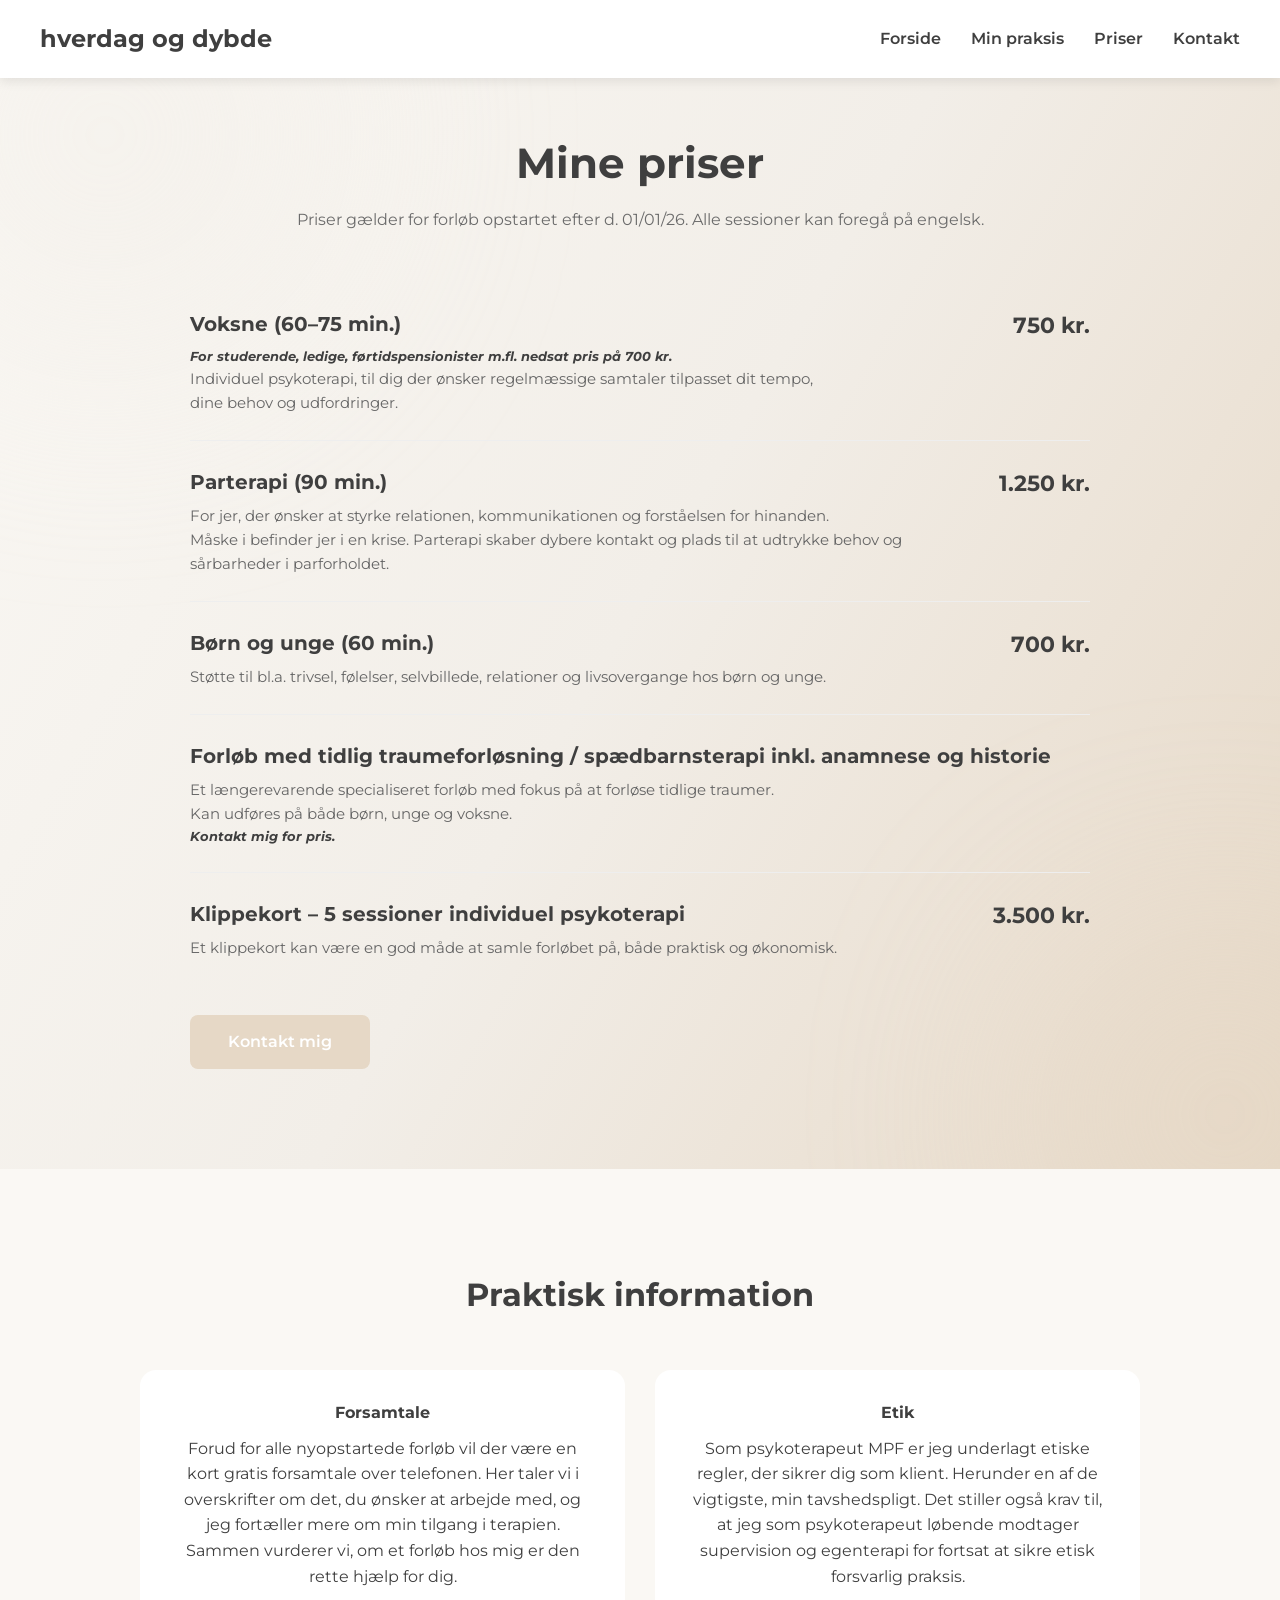
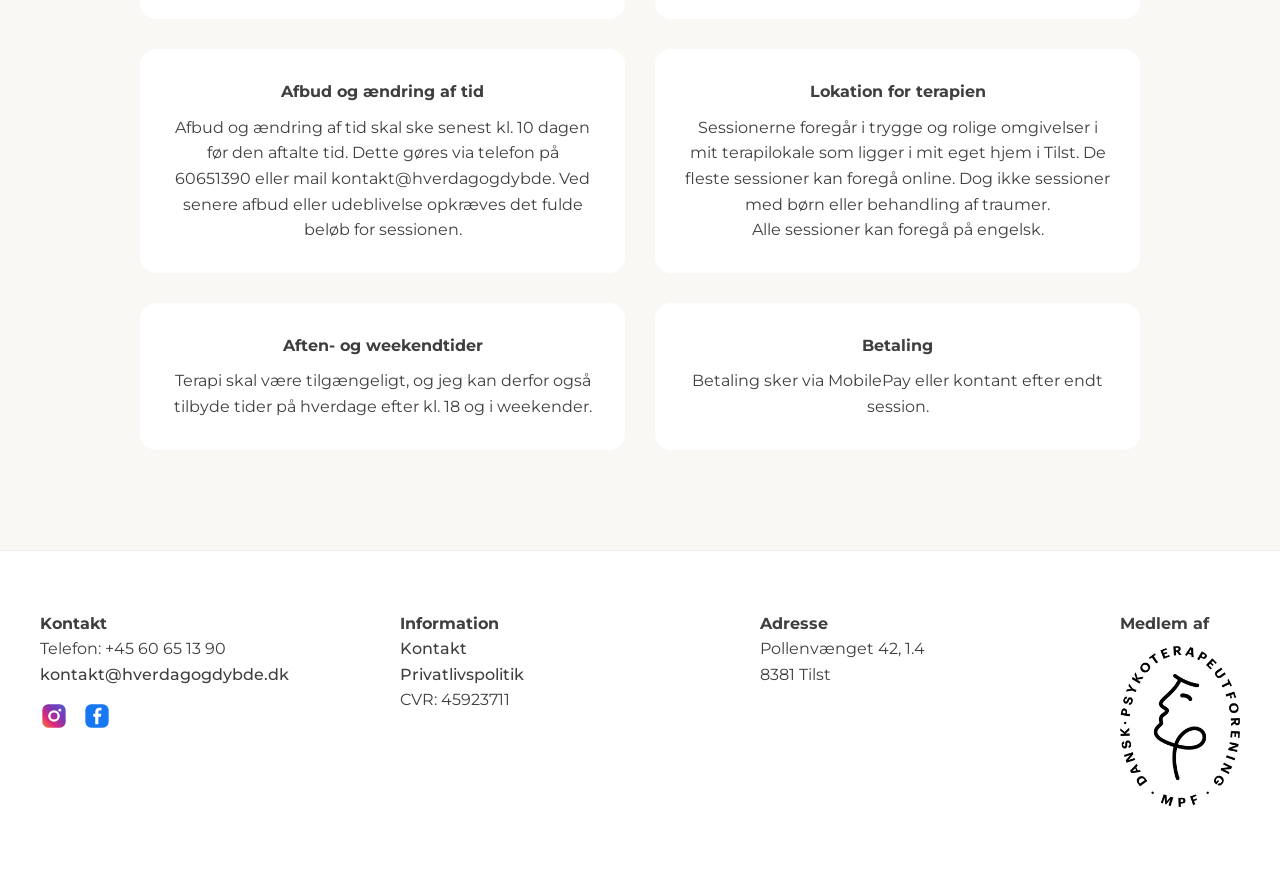
<file: priser.html>
<!DOCTYPE html>
<html lang="da">
<head>
<meta charset="UTF-8">
<meta name="viewport" content="width=device-width, initial-scale=1.0">
<title>Priser - hverdag og dybde</title>

<link href="https://fonts.googleapis.com/css2?family=Montserrat:wght@300;400;600;700&display=swap" rel="stylesheet">
<link rel="stylesheet" href="style.css?v=1.1">
</head>

<body>

<header>
  <div class="navbar">
    <a href="forside.html" class="logo">hverdag og dybde</a>
    <nav>
      <ul>
        <li><a href="forside.html">Forside</a></li>
        <li><a href="om.html">Min praksis</a></li>
        <li><a href="priser.html">Priser</a></li>
        <li><a href="kontakt.html">Kontakt</a></li>
      </ul>
    </nav>
  </div>
</header>

<main class="prices-page">
  <div class="prices-container">

    <h1 class="prices-title">Mine priser</h1>
    <p class="prices-intro">
        Priser gælder for forløb opstartet efter d. 01/01/26. Alle sessioner kan foregå på engelsk.
    </p>

   <div class="price-list">
    <div class="price-item">
        <div class="price-text">
            <h3>Voksne (60–75 min.)</h3>
    <h5>
    <em>For studerende, ledige, førtidspensionister m.fl. nedsat pris på 700 kr.</em>
</h5>
            <p class="price-note">Individuel psykoterapi, til dig der ønsker regelmæssige samtaler tilpasset dit tempo, 
              <br>dine behov og udfordringer. </p>

        </div>
        <div class="price-amount">
            750 kr.
        </div>
    </div>
     
 <hr>
    <div class="price-item">
        <div class="price-text">
            <h3>Parterapi (90 min.)</h3>
            <p class="price-note">For jer, der ønsker at styrke relationen, kommunikationen og forståelsen for hinanden. 
             <br> Måske i befinder jer i en krise. Parterapi skaber dybere kontakt og plads til at udtrykke behov og sårbarheder i parforholdet.</p>
        </div>
        <div class="price-amount">
            1.250 kr.
        </div>
    </div>
      <hr>

    <div class="price-item">
        <div class="price-text">
            <h3>Børn og unge (60 min.)</h3>
            <p class="price-note">Støtte til bl.a. trivsel, følelser, selvbillede, relationer og livsovergange hos børn og unge.</p>
        </div>
        <div class="price-amount">
            700 kr.
        </div>
    </div>

    <hr>

    <div class="price-item">
        <div class="price-text">
            <h3>
                Forløb med tidlig traumeforløsning / spædbarnsterapi inkl. anamnese og historie
            </h3>
            <p class="price-note">Et længerevarende specialiseret forløb med fokus på at forløse tidlige traumer. 
              <br>Kan udføres på både børn, unge og voksne.</p>
          <h5>
    <em>Kontakt mig for pris.</em>
</h5>
        </div>
      
    
    </div>

    <hr>

    <div class="price-item">
        <div class="price-text">
            <h3>Klippekort – 5 sessioner individuel psykoterapi</h3>
            <p class="price-note">Et klippekort kan være en god måde at samle forløbet på, både praktisk og økonomisk.</p>
        </div>
        <div class="price-amount">
            3.500 kr.
        </div>
    </div>
        <a href="kontakt.html" class="book-btn">Kontakt mig</a>
    </div>
  </div>
</main>
    <!-- ========================= PRAKTISK INFORMATION ========================= -->
<section class="methods-section">
  <div class="methods-inner">
    <h2>Praktisk information</h2>

    <div class="methods-grid">
      <div class="method-box">
        <h4>Forsamtale</h4>
        <p>Forud for alle nyopstartede forløb vil der være en kort gratis forsamtale
                over telefonen. Her taler vi i overskrifter om det, du ønsker at arbejde med,
                og jeg fortæller mere om min tilgang i terapien. Sammen vurderer vi, om et forløb
                hos mig er den rette hjælp for dig.</p>
      </div>
      
<div class="method-box">
        <h4>Etik</h4>
        <p>Som psykoterapeut MPF er jeg underlagt etiske regler, der sikrer dig som klient. 
          Herunder en af de vigtigste, min tavshedspligt. Det stiller også krav til, at jeg som psykoterapeut løbende modtager supervision og egenterapi for fortsat at sikre etisk forsvarlig praksis.</p>
      </div>
      
      <div class="method-box">
        <h4>Afbud og ændring af tid</h4>
        <p>Afbud og ændring af tid skal ske senest kl. 10 dagen før den aftalte tid. Dette gøres via telefon på 60651390 eller 
          mail kontakt@hverdagogdybde. Ved senere afbud eller udeblivelse opkræves det fulde beløb for sessionen.</p>
      </div>
      
      <div class="method-box">
        <h4>Lokation for terapien</h4>
        <p>Sessionerne foregår i trygge og rolige omgivelser i mit terapilokale som ligger i mit eget hjem i Tilst. De fleste sessioner kan foregå online. Dog ikke sessioner med børn eller behandling af traumer.
        <br>Alle sessioner kan foregå på engelsk.</p>
      </div>

      <div class="method-box">
        <h4>Aften- og weekendtider</h4>
        <p>Terapi skal være tilgængeligt, og jeg kan derfor også tilbyde tider på hverdage efter kl. 18 og i weekender.</p>
      </div>

       <div class="method-box">
        <h4>Betaling</h4>
        <p>Betaling sker via MobilePay eller kontant efter endt session.</p>
      </div>

    </div>
  </div>
</section>

<footer class="site-footer">
  <div class="footer-inner">

    <!-- Kontakt -->
    <div class="footer-col">
      <h4>Kontakt</h4>
      <p>Telefon: +45 60 65 13 90</p>
      <p>
        <a href="mailto:kontakt@hverdagogdybde.dk">
          kontakt@hverdagogdybde.dk
        </a>
      </p>
      <div class="footer-social">
         <a href="https://www.instagram.com/hverdagogdybde/" target="_blank" aria-label="Instagram">
                        <img src="img/instagram.svg" alt="Instagram">
                    </a>
                    <a href="https://www.facebook.com/hverdagogdybde" target="_blank" aria-label="Facebook">
                        <img src="img/facebook.svg" alt="Facebook">
        </a>
      </div>
    </div>

    <!-- Information -->
    <div class="footer-col">
      <h4>Information</h4>
      <p><a href="kontakt.html">Kontakt</a></p>
      <p><a href="privatlivspolitik.html">Privatlivspolitik</a></p>
      <p>CVR: 45923711</p>
    </div>

    <!-- Adresse -->
    <div class="footer-col">
      <h4>Adresse</h4>
      <p>Pollenvænget 42, 1.4</p>
      <p>8381 Tilst</p>
    </div>

    <!-- MPF logo -->
    <div class="footer-logo">
      <h4>Medlem af</h4>
        <a href="https://psykoterapeutforeningen.dk" target="_blank" rel="noopener">
        <img src="img/dpfo-logo.png" alt="Medlem af Dansk Psykoterapeutforening">
      </a>
    </div>

  </div>
</footer>

</body>
</html>
</file>
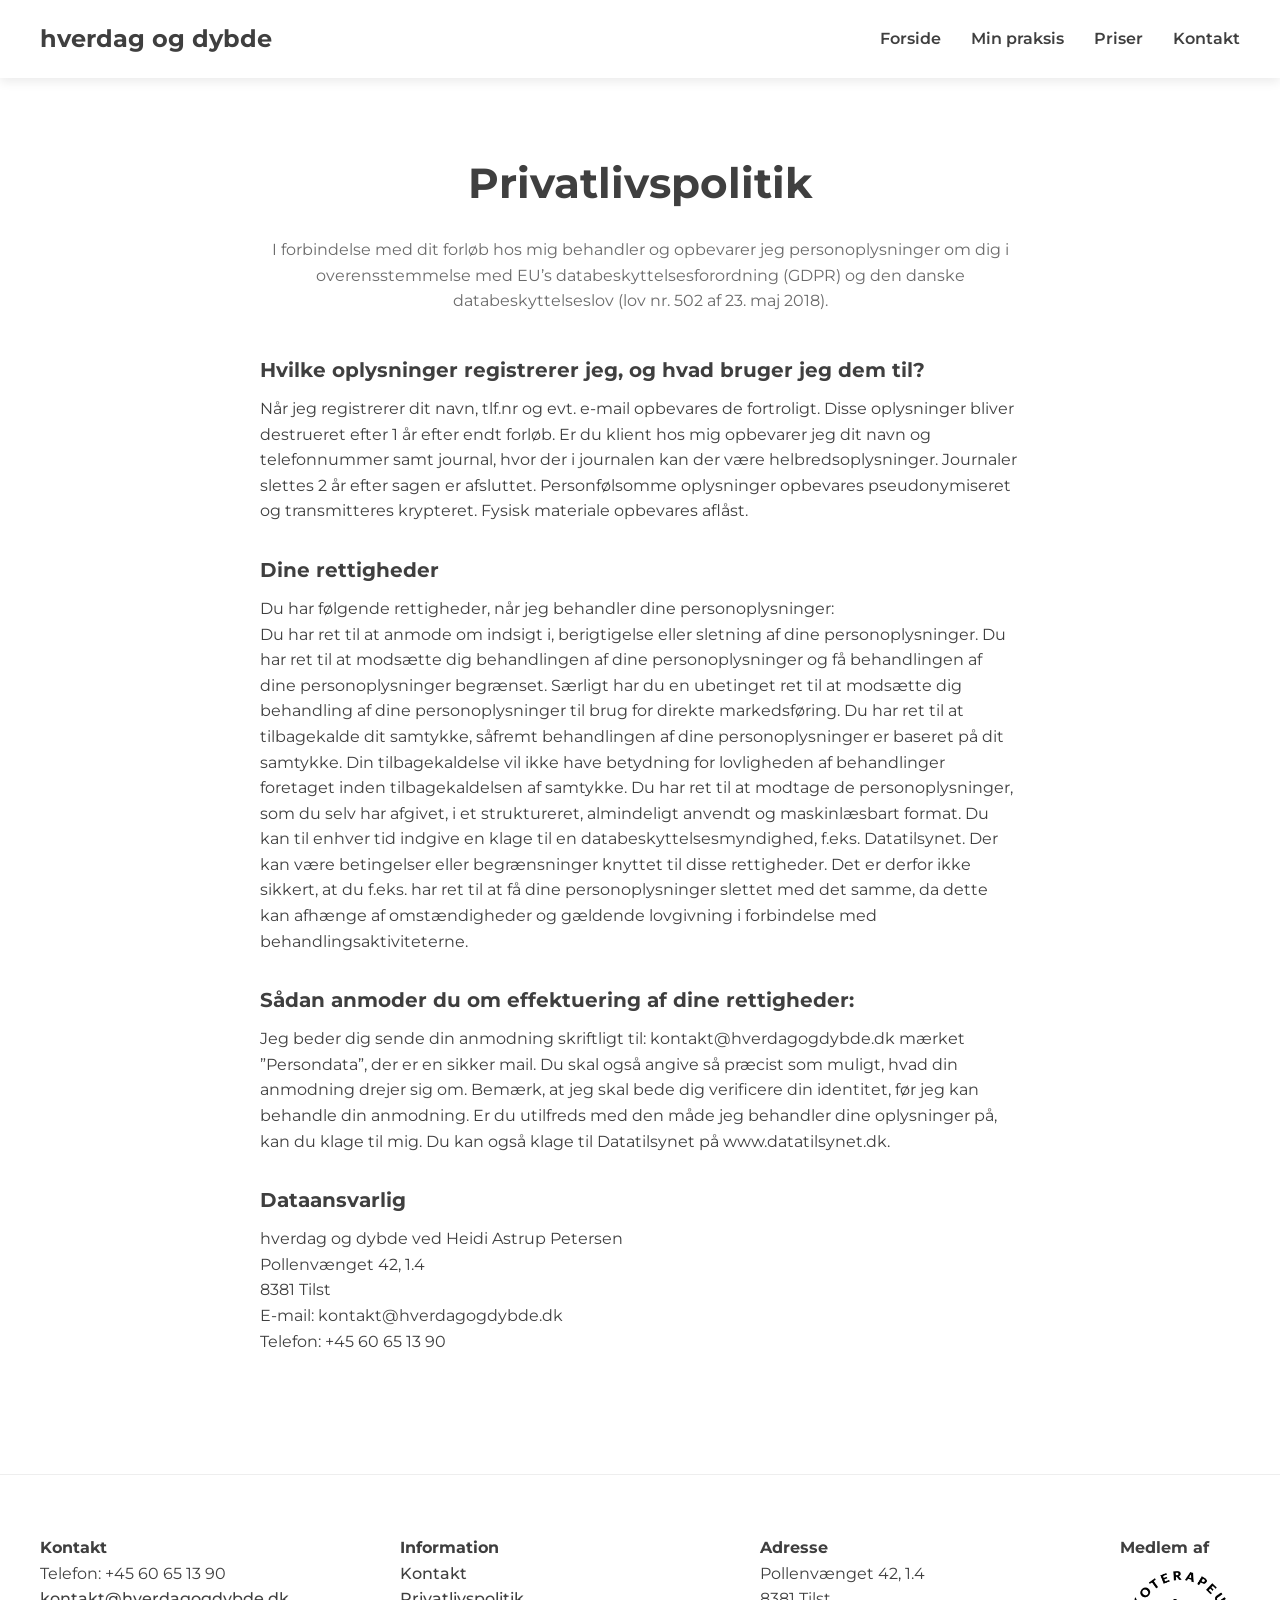
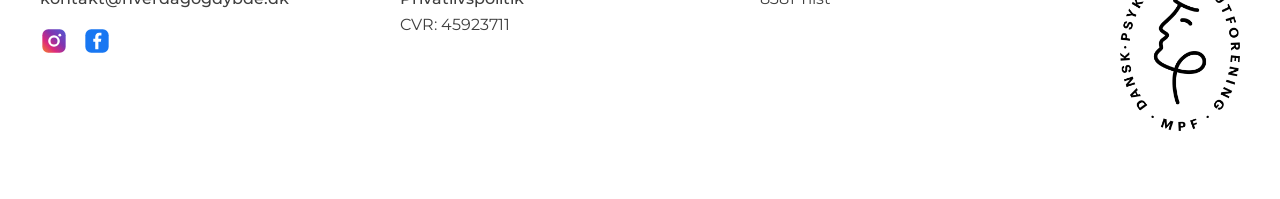
<file: privatlivspolitik.html>
<!DOCTYPE html>
<html lang="da">
<head>
<meta charset="UTF-8">
<meta name="viewport" content="width=device-width, initial-scale=1.0">
<title>Kontakt - hverdag og dybde</title>

<link href="https://fonts.googleapis.com/css2?family=Montserrat:wght@300;400;600;700&display=swap" rel="stylesheet">
<link rel="stylesheet" href="style.css?v=1.1">
</head>

<body>

<header>
  <div class="navbar">
    <a href="forside.html" class="logo">hverdag og dybde</a>
    <nav>
      <ul>
        <li><a href="forside.html">Forside</a></li>
        <li><a href="om.html">Min praksis</a></li>
        <li><a href="priser.html">Priser</a></li>
        <li><a href="kontakt.html">Kontakt</a></li>
      </ul>
    </nav>
  </div>
</header>

<main class="privacy-page">

    <h1 class="privacy-title">Privatlivspolitik</h1>

    <p class="privacy-intro">
      I forbindelse med dit forløb hos mig behandler og opbevarer jeg personoplysninger om dig i overensstemmelse med EU’s databeskyttelsesforordning (GDPR) og den danske databeskyttelseslov (lov nr. 502 af 23. maj 2018).
      
      <h3>Hvilke oplysninger registrerer jeg, og hvad bruger jeg dem til?</h3>

Når jeg registrerer dit navn, tlf.nr og evt. e-mail opbevares de fortroligt. Disse oplysninger bliver destrueret efter 1 år efter endt forløb. 
Er du klient hos mig opbevarer jeg dit navn og telefonnummer samt journal, hvor der i journalen kan der være helbredsoplysninger. Journaler slettes 2 år efter sagen er afsluttet. Personfølsomme oplysninger opbevares pseudonymiseret og transmitteres krypteret. Fysisk materiale opbevares aflåst.

 

<h3>Dine rettigheder</h3>

Du har følgende rettigheder, når jeg behandler dine personoplysninger:
<br>
Du har ret til at anmode om indsigt i, berigtigelse eller sletning af dine personoplysninger.
Du har ret til at modsætte dig behandlingen af dine personoplysninger og få behandlingen af dine personoplysninger begrænset.
Særligt har du en ubetinget ret til at modsætte dig behandling af dine personoplysninger til brug for direkte markedsføring.
Du har ret til at tilbagekalde dit samtykke, såfremt behandlingen af dine personoplysninger er baseret på dit samtykke. Din tilbagekaldelse vil ikke have betydning for lovligheden af behandlinger foretaget inden tilbagekaldelsen af  samtykke.
Du har ret til at modtage de personoplysninger, som du selv har afgivet, i et struktureret, almindeligt anvendt og maskinlæsbart format.
Du kan til enhver tid indgive en klage til en databeskyttelsesmyndighed, f.eks. Datatilsynet.
Der kan være betingelser eller begrænsninger knyttet til disse rettigheder. Det er derfor ikke sikkert, at du f.eks. har ret til at få dine personoplysninger slettet med det samme, da dette kan afhænge af omstændigheder og gældende lovgivning i forbindelse med behandlingsaktiviteterne.

 

<h3>Sådan anmoder du om effektuering af dine rettigheder:</h3>

Jeg beder dig sende din anmodning skriftligt til:
kontakt@hverdagogdybde.dk mærket ”Persondata”, der er en sikker mail.

Du skal også angive så præcist som muligt, hvad din anmodning drejer sig om. Bemærk, at jeg skal bede dig verificere din identitet, før jeg kan behandle din anmodning.

Er du utilfreds med den måde jeg behandler dine oplysninger på, kan du klage til mig. Du kan også klage til Datatilsynet på www.datatilsynet.dk.
    </p>

    <h3>Dataansvarlig</h3>
    <p>
        hverdag og dybde ved Heidi Astrup Petersen <br>
        Pollenvænget 42, 1.4 <br>
        8381 Tilst <br>
        E-mail: kontakt@hverdagogdybde.dk <br>
        Telefon: +45 60 65 13 90
    </p>

</main>

<footer class="site-footer">
  <div class="footer-inner">

    <!-- Kontakt -->
    <div class="footer-col">
      <h4>Kontakt</h4>
      <p>Telefon: +45 60 65 13 90</p>
      <p>
        <a href="mailto:kontakt@hverdagogdybde.dk">
          kontakt@hverdagogdybde.dk
        </a>
      </p>

      <div class="footer-social">
         <a href="https://www.instagram.com/hverdagogdybde/" target="_blank" aria-label="Instagram">
                        <img src="img/instagram.svg" alt="Instagram">
                    </a>
                    <a href="https://www.facebook.com/hverdagogdybde" target="_blank" aria-label="Facebook">
                        <img src="img/facebook.svg" alt="Facebook">
        </a>
      </div>
    </div>

    <!-- Information -->
    <div class="footer-col">
      <h4>Information</h4>
      <p><a href="kontakt.html">Kontakt</a></p>
      <p><a href="privatlivspolitik.html">Privatlivspolitik</a></p>
      <p>CVR: 45923711<p/>
    </div>

    <!-- Adresse -->
    <div class="footer-col">
      <h4>Adresse</h4>
      <p>Pollenvænget 42, 1.4</p>
      <p>8381 Tilst</p>
    </div>

     <!-- MPF logo -->
    <div class="footer-logo">
      <h4>Medlem af</h4>
        <a href="https://psykoterapeutforeningen.dk" target="_blank" rel="noopener">
        <img src="img/dpfo-logo.png" alt="Medlem af Dansk Psykoterapeutforening">
      </a>
    </div>

  </div>
</footer>


<script>
document.getElementById('year').textContent = new Date().getFullYear();
const burger = document.getElementById("burger");
const mobileMenu = document.getElementById("mobileMenu");
burger.addEventListener("click", () => {
  mobileMenu.classList.toggle("active");
  burger.classList.toggle("open");
});
</script>

</body>
</html>
</file>
<file: style.css>
/* ========================= RESET + BASE ========================= */
* {
    margin: 0;
    padding: 0;
    box-sizing: border-box;
}

body {
    font-family: 'Montserrat', sans-serif;
    background: #ffffff;
    color: #3F3F3F;
    line-height: 1.6;

    /* FIX: plads til fixed header */
    padding-top: 30px;
}
:root {
    --beige: #E6D8C6;
    --sektionsfarve: #FAF8F4;
    --light-blue: #e0edfd;
    --light-rose: #f5e9f3;
    --text-dark: #3F3F3F;
}
/* ========================= HEADER/NAVIGATION ========================= */
header {
    position: fixed;
    top: 0;
    width: 100%;
    background: #ffffff;
    z-index: 100;
    box-shadow: 0 4px 10px rgba(0, 0, 0, 0.08);
}

.navbar {
    max-width: 1400px;
    margin: 0 auto;
    padding: 20px 40px;
    display: flex;
    align-items: center;
}

.logo {
    font-weight: 700;
    font-size: 24px;
    text-decoration: none;
    color: #3F3F3F;
}

nav {
    margin-left: auto;
}

nav ul {
    display: flex;
    gap: 30px;
    list-style: none;
}

nav a {
    text-decoration: none;
    font-weight: 600;
    color: #3F3F3F;
}
/* ========================= FORSIDE, PSYKOTERAPEUTISK PRAKSIS I TILST ========================= */

.split-section {
    display: flex;
    width: 100%;
    min-height: 100vh;
}

.split-text {
    flex: 1;

    /* 👇 farvespil + animation */
    position: relative;
    overflow: hidden;

    background: linear-gradient(
        120deg,
        #FAF8F4,
        #F2EEE8,
        #E6D8C6
    );

    color: #3F3F3F;
    display: flex;
    align-items: center;
}

/* blob 1 */
.split-text::before {
    content: "";
    position: absolute;
    width: 500px;
    height: 500px;
    background: #F2EEE8;
    border-radius: 50%;
    top: -100px;
    left: -100px;
    filter: blur(120px);
    opacity: 0.5;

    animation: floatBlob1 18s ease-in-out infinite alternate;

    /* 👇 vigtigt */
    pointer-events: none;
}

/* blob 2 */
.split-text::after {
    content: "";
    position: absolute;
    width: 400px;
    height: 400px;
    background: #E6D8C6;
    border-radius: 50%;
    bottom: -100px;
    right: -100px;
    filter: blur(120px);
    opacity: 0.5;

    animation: floatBlob2 22s ease-in-out infinite alternate;

    /* 👇 vigtigt */
    pointer-events: none;
}

/* animationer */
@keyframes floatBlob1 {
    0% {
        transform: translate(0, 0) scale(1);
    }
    50% {
        transform: translate(80px, 40px) scale(1.1);
    }
    100% {
        transform: translate(-40px, 80px) scale(0.95);
    }
}

@keyframes floatBlob2 {
    0% {
        transform: translate(0, 0) scale(1);
    }
    50% {
        transform: translate(-60px, -40px) scale(1.05);
    }
    100% {
        transform: translate(60px, -80px) scale(1.1);
    }
}

/* content ovenpå blobs */
.split-content {
    padding: 80px;
    max-width: 600px;
    position: relative;
    z-index: 1;
}

.split-text h2 {
    font-size: 56px;
    margin-bottom: 20px;
}

.subtext {
    font-size: 20px;
    margin-bottom: 40px;
    white-space: nowrap;
}

.contact-row {
    display: flex;
    gap: 80px;
}

.contact-row h3 {
    font-size: 32px;
    margin-bottom: 5px;
}

.split-image {
    flex: 1;
}

.split-image img {
    width: 100%;
    height: 100%;
    object-fit: cover;
}
/* ========================= FORSIDE, HOS MIG KAN DU FÅ STØTTE INDENFOR BLANDT ANDET ========================= */
.focus-section {
    background: #ffffff;
    padding: 60px 30px 100px 30px; 
}

.focus-inner {
    max-width: 900px;
    margin: 0 auto;
    text-align: center;
}

.focus-inner h2 {
    font-size: 38px;
    margin-bottom: 30px;
}

.focus-inner p {
    font-size: 17px;
    line-height: 1.7;
    margin-bottom: 25px;
}

.focus-inner ul {
    list-style: none;
    margin-top: 30px;
    padding-left: 0;
}

.focus-inner li {
    font-size: 16px;
    padding: 10px 0;
    border-bottom: 1px solid #eee;
}

.focus-inner li {
    font-size: 16px;
    padding: 10px 0;
    border-bottom: 1px solid #eee;
}

/* Scroll animation */
.focus-inner {
    opacity: 0;
    transform: translateY(50px);
    transition: opacity 0.8s ease, transform 0.8s ease;
}

.focus-inner.visible {
    opacity: 1;
    transform: translateY(0);
}

/* ========================= FORSIDE, VIDEO / FÅ EN FORNEMMELSE AF HVEM JEG ER OGSÅ HVORDAN JEG ARBEJDER I TERAPIEN ========================= */
.video-section {
    background: #F2EEE8;
    padding: 100px 20px;
    text-align: center;
}

.video-wrapper {
    max-width: 1000px;
    margin: 0 auto 60px auto;
    border-radius: 16px;
    overflow: hidden;
    box-shadow: 0 10px 40px rgba(0,0,0,0.08);
}

.video-wrapper video {
    width: 100%;
    height: auto;
    display: block;
}

.video-content {
    max-width: 700px;
    margin: 0 auto 
}

.video-content h2 {
    font-size: 32px;
    margin-bottom: 20px;
}

.video-content p {
    font-size: 16px;
    line-height: 1.7;
}
.video-content .book-btn {
    margin-top: 35px;
}

/* ========================= FORSIDE, KLIENTUDTALELSER ========================= */
.testimonials {
    background: #ffffff;
    padding: 60px 20px;
}

.testimonials-inner {
    max-width: 900px;
    margin: 0 auto;
    text-align: center;
}

.testimonials h2 {
    font-size: 40px;
    margin-bottom: 50px;
}

.testimonial-box {
    padding-bottom: 40px;
    margin-bottom: 40px;
    border-bottom: 1px solid #e6e6e6;
}

.testimonial-box:last-child {
    border-bottom: none;
    margin-bottom: 0;
    padding-bottom: 0;
}

.quote {
    font-size: 16px;
    line-height: 1.8;
    font-style: italic;
}

.testimonial-name {
    font-weight: 700;
    font-size: 16px;
    margin-top: 10px;
}

/* Scroll animation testimonials */
.testimonials-inner {
    opacity: 0;
    transform: translateY(50px);
    transition: opacity 0.8s ease, transform 0.8s ease;
}

.testimonials-inner.visible {
    opacity: 1;
    transform: translateY(0);
}

/* ========================= FORSIDE, ET TRYGT STED TIL AT DELE ALT DET, LIVET ER ========================= */
.hero {
    display: grid;
    grid-template-columns: 1fr 1fr 1fr;
    min-height: 50vh;     /* kortere hero */
    margin-bottom: 0px;
    padding-top: 0;       /* fjern ekstra whitespace */
}

.hero img {
    width: 100%;
    height: 100%;
    object-fit: cover;
}

.hero-center {
    background: #FAF8F4;
    padding: 40px 20px;   /* lidt mindre padding */
    display: flex;
    flex-direction: column;
    justify-content: center;
    text-align: center;
}

.hero-center h1 {
    font-size: 48px;
    margin-bottom: 20px;
}
.book-btn {
    display: inline-flex;
    align-items: center;
    justify-content: center;
    background: var(--beige);
    color: #ffffff;
    padding: 14px 32px;
    margin-top: 20px;
    text-decoration: none;
    font-weight: 600;
    border-radius: 8px;
    transition: all 0.3s ease;
    border: none;
    cursor: pointer;
    min-width: 180px; /* sikrer ens størrelse */
}

.book-btn:hover {
    background: #E6D8C6;
    color: #3F3F3F;
    transform: translateY(-2px);
}
.hero-center .book-btn {
    align-self: center;
}

/* ========================= MIN PRAKSIS, OM MIN PRAKSIS/UDDANNELSESBAGGRUND/FAGLIGE OG PRIVATE BAGGRUND ========================= */

.about-intro {
    width: 100%;
    min-height: 100vh;
    padding: 120px 40px;
}

    /* farvespil */
    position: relative;
    overflow: hidden;

    background: linear-gradient(
        120deg,
        #FAF8F4,
        #F2EEE8,
        #E6D8C6
    );
}

/* blob 1 */
.about-intro::before {
    content: "";
    position: absolute;
    width: 500px;
    height: 500px;
    background: #F2EEE8;
    border-radius: 50%;
    top: -100px;
    left: -100px;
    filter: blur(120px);
    opacity: 0.5;

    animation: floatBlob1 20s ease-in-out infinite alternate;
    pointer-events: none;
}

/* blob 2 */
.about-intro::after {
    content: "";
    position: absolute;
    width: 400px;
    height: 400px;
    background: #E6D8C6;
    border-radius: 50%;
    bottom: -100px;
    right: -100px;
    filter: blur(120px);
    opacity: 0.5;

    animation: floatBlob2 24s ease-in-out infinite alternate;
    pointer-events: none;
}

.about-intro-inner {
    max-width: 1200px;
    margin: 0 auto;

    display: grid;
    grid-template-columns: 1fr 1fr 1fr;
    gap: 60px;

    /* sørger for content ligger over blobs */
    position: relative;
    z-index: 1;
}

.about-col h3 {
    font-size: 26px;
    margin-bottom: 20px;
}

.about-col p {
    font-size: 16px;
    line-height: 1.8;
}

/* animationer */
@keyframes floatBlob1 {
    0% {
        transform: translate(0, 0) scale(1);
    }
    50% {
        transform: translate(80px, 40px) scale(1.1);
    }
    100% {
        transform: translate(-40px, 80px) scale(0.95);
    }
}

@keyframes floatBlob2 {
    0% {
        transform: translate(0, 0) scale(1);
    }
    50% {
        transform: translate(-60px, -40px) scale(1.05);
    }
    100% {
        transform: translate(60px, -80px) scale(1.1);
    }
}

/* mobil */
@media (max-width: 900px) {

    .about-intro-inner {
        grid-template-columns: 1fr;
        gap: 40px;
    }

}
/* hvide bokse til about sektion */
.about-col {
    background: #ffffff;
    padding: 30px;
    border-radius: 16px;

    box-shadow: 0 10px 30px rgba(0,0,0,0.05);

    transition: transform 0.3s ease, box-shadow 0.3s ease;
}

.about-col:hover {
    transform: translateY(-5px);
    box-shadow: 0 20px 40px rgba(0,0,0,0.08);
}
/* ========================= MIN PRAKSIS, METODER OG TILGANGE ========================= */

.about-section {
    background: #F2EEE8;
    padding: 100px 20px;
}

.about-grid {
    max-width: 1100px;
    margin: 0 auto;
    display: grid;
    grid-template-columns: 1fr 1fr;
    gap: 60px;
    align-items: center;
}

.about-image img {
    width: 100%;
    border-radius: 16px;
}

.about-text h2 {
    font-size: 32px;
    margin-bottom: 20px;
}

/* ========================= FOOTER ========================= */
.site-footer {
    background: #ffffff;
    padding: 60px 40px;
    border-top: 1px solid #eee;
}

.footer-inner {
    max-width: 1400px;
    margin: 0 auto;
    display: grid;
    grid-template-columns: 1fr 1fr 1fr auto;
    gap: 60px;
}

.site-footer a {
    color: #3F3F3F;
    text-decoration: none;
    font-weight: 500;
}

.site-footer a:hover {
    text-decoration: underline;
}

/* ========================= FOOTER SOCIAL ICONS ========================= */
.footer-social {
    display: flex;
    gap: 15px;
    margin-top: 15px;
}

.footer-social img {
    width: 28px;
    height: 28px;
    object-fit: contain;
    transition: transform 0.2s ease;
}

.footer-social img:hover {
    transform: scale(1.1);
}

.footer-logo {
    display: flex;
    flex-direction: column;
    align-items: flex-start;
}

.footer-logo img {
    max-width: 120px;
    height: auto;
    margin-top: 10px;
}

/* ========================= MEDIA QUERIES ========================= */
@media (max-width: 900px) {
    nav { display: none; }
    .hero { grid-template-columns: 1fr; }
    .intro-section { grid-template-columns: 1fr; }
    .footer-inner { grid-template-columns: 1fr; }
}

/* ========================= PRISER (MED FARVESPIL) ========================= */
.prices-page {
    width: 100%;
    padding: 100px 20px;

    position: relative;
    overflow: hidden;

    background: linear-gradient(
        120deg,
        #FAF8F4,
        #F2EEE8,
        #E6D8C6
    );
}

/* blob 1 */
.prices-page::before {
    content: "";
    position: absolute;
    width: 450px;
    height: 450px;
    background: #F2EEE8;
    border-radius: 50%;
    top: -120px;
    left: -120px;
    filter: blur(120px);
    opacity: 0.5;

    animation: floatBlob1 20s ease-in-out infinite alternate;
    pointer-events: none;
}

/* blob 2 */
.prices-page::after {
    content: "";
    position: absolute;
    width: 350px;
    height: 350px;
    background: #E6D8C6;
    border-radius: 50%;
    bottom: -120px;
    right: -120px;
    filter: blur(120px);
    opacity: 0.5;

    animation: floatBlob2 24s ease-in-out infinite alternate;
    pointer-events: none;
}

/* sørger for content ligger over blobs */
.prices-container {
    position: relative;
    z-index: 1;
}

.prices-container {
    max-width:900px;
    margin:0 auto;
}
.prices-title {
    font-size: 42px;
    text-align: center;
    margin-bottom: 10px;
}

.prices-intro {
    text-align: center;
    margin-bottom: 50px;
    color: #6b6b6b;
}

/* Price list */

.price-list {
    margin-top: 30px;
}

.price-item {
    display: flex;
    justify-content: space-between;
    align-items: flex-start;
    gap: 30px;
    padding: 25px 0;
}

.price-text h3 {
    font-size: 20px;
    margin-bottom: 6px;
}

.price-note {
    font-size: 15px;
    color: #666;
}

.price-amount {
    font-size: 22px;
    font-weight: 700;
    white-space: nowrap;
}

.price-list hr {
    border: none;
    border-top: 1px solid #eee;
}
.price-list .book-btn {
    display: inline-flex;
    margin-right: auto;
    margin-top: 30px;
    font-size: 16px;
}

.practical-section {
    padding: 100px 40px;
    background: #F2EEE8;
}

.practical-inner {
    max-width: 900px;
    margin: 0 auto;
}

.practical-inner h2 {
    text-align: center;
    font-size: 42px;
    margin-bottom: 60px;
    color: var(--text-dark);
}

.practical-box {
    background: white;
    padding: 40px;
    margin-bottom: 30px;
    border-radius: 10px;
}

.practical-box h3 {
    font-size: 24px;
    margin-bottom: 15px;
}

.practical-box p {
    font-size: 16px;
    line-height: 1.7;
}
/* Mobile */

@media (max-width: 900px) {
    .price-item {
        flex-direction: column;
    }

    .practical-grid {
        grid-template-columns: 1fr;
    }
}

/* ========================= PRISER, PRAKTISK INFORMATION ========================= */
.practice-page {
    padding-top: 120px;
}
.methods-section {
    background: #FAF8F4;
    padding: 100px 20px;
}

.methods-inner {
    max-width: 1000px;
    margin: 0 auto;
    text-align: center;
}

.methods-inner h2 {
    font-size: 32px;
    margin-bottom: 50px;
}

.methods-grid {
    display: grid;
    grid-template-columns: repeat(2, 1fr);
    gap: 30px;
}

.method-box {
    background: #ffffff; /* behold hvid her så boksene står frem */
    padding: 30px;
    border-radius: 16px;
}

.method-box h4 {
    margin-bottom: 10px;
}

/* ========================= KONTAKT, KONTAKTFORMULAR OG TEKST ========================= */

.contact-page {
    padding: 120px 20px 100px;
    background: #F2EEE8;
}

.contact-title {
    font-size: 42px;
    text-align: center;
    margin-bottom: 10px;
}

.contact-intro {
    text-align: center;
    margin-bottom: 60px;
    color: #6b6b6b;
}

.contact-container {
    margin-top: 20px;
}
.contact-form {
    display: flex;
    flex-direction: column;
    gap: 25px;
}

.form-group {
    display: flex;
    flex-direction: column;
}

.form-group label {
    margin-bottom: 8px;
    font-weight: 600;
    font-size: 14px;
}

.form-group input,
.form-group textarea {
    padding: 12px 14px;
    border-radius: 8px;
    border: 1px solid #ddd;
    font-family: 'Montserrat', sans-serif;
    font-size: 14px;
    transition: border 0.3s ease, box-shadow 0.3s ease;
}

.form-group input:focus,
.form-group textarea:focus {
    outline: none;
    border: 1px solid #E6D8C6;
    box-shadow: 0 0 0 3px rgba(230, 216, 198, 0.3);
}

.contact-form .book-btn {
    min-width: 180px;
    width: auto;
    font-size: 16px;
}

.privacy-note {
    font-size: 13px;
    color: #6b6b6b;
    margin-top: -10px;
    line-height: 1.5;
}

.privacy-note a {
    text-decoration: underline;
}

.contact-container{
    max-width:1200px;
    margin:0 auto;
    display:grid;
    grid-template-columns: 1fr 1fr;
    gap:80px;
    align-items:start;
}

/* venstre tekst */
.contact-text{
    font-size:17px;
    line-height:1.8;
    color:#3F3F3F;
}

.contact-text p{
    margin-bottom:25px;
}

/* formular bredde */
.contact-form{
    width:100%;
}

/* mobil */
@media (max-width:900px){

.contact-container{
    grid-template-columns:1fr;
    gap:50px;
}

.contact-text{
    text-align:left;
}

/* ========================= KONTAKT, FIND VEJ ========================= */
}
.location-section {
  background-color: #FAF8F4;
  padding: 120px 0;
}

.location-container {
  width: 85%;
  max-width: 1300px;
  margin: 0 auto;
  display: grid;
  grid-template-columns: 1fr 1fr 1fr;
  gap: 60px;
  align-items: center;
}

/* Billede */
.location-image img {
  width: 100%;
  height: 450px;
  object-fit: cover;
  border-radius: 28px;
  display: block;
}

/* Tekst */
.location-text {
  font-family: 'Montserrat', sans-serif;
}
.location-text h2 {
  font-size: 42px;
  font-weight: 500;
  margin-bottom: 25px;
  color: #3F3F3F;
}

.location-text p {
  font-size: 18px;
  line-height: 1.7;
  margin-bottom: 20px;
  color: #3F3F3F;
}

/* Kort */
.location-map {
  height: 450px;
  border-radius: 28px;
  overflow: hidden;
}

/* Mobil */
@media (max-width: 1000px) {
  .location-container {
    grid-template-columns: 1fr;
    gap: 50px;
  }

  .location-image img,
  .location-map {
    height: 350px;
  }
}
/* ========================= PRIVATLIVSPOLITIK ========================= */

.privacy-page {
    max-width: 800px;
    margin: 0 auto;
    padding: 120px 20px 120px; /* mere luft i toppen */
}

.privacy-title {
    font-size: 42px;
    text-align: center;
    margin-bottom: 20px;
}

.privacy-intro {
    text-align: center;
    margin-bottom: 40px;
    color: #6b6b6b;
}

.privacy-page h3 {
    margin-top: 30px;
    margin-bottom: 10px;
    font-size: 20px;
}

/* ========================= FOOTER ========================= */
.site-footer {
    background: #ffffff;
    padding: 60px 40px;
    border-top: 1px solid #eee;
}

.footer-inner {
    max-width: 1400px;
    margin: 0 auto;
    display: grid;
    grid-template-columns: 1fr 1fr 1fr auto;
    gap: 60px;
}

.site-footer a {
    color: #3F3F3F;
    text-decoration: none;
    font-weight: 500;
}

.site-footer a:hover {
    text-decoration: underline;
}

/* ========================= FOOTER SOCIALE ICONER ========================= */
.footer-social {
    display: flex;
    gap: 15px;
    margin-top: 15px;
}

.footer-social img {
    width: 28px;
    height: 28px;
    object-fit: contain;
    transition: transform 0.2s ease;
}

.footer-social img:hover {
    transform: scale(1.1);
}

.footer-logo {
    display: flex;
    flex-direction: column;
    align-items: flex-start;
}

.footer-logo img {
    max-width: 120px;
    height: auto;
    margin-top: 10px;
}

/* ========================= MOBIL TILPASNING ========================= */
@media (max-width: 900px) {
    .split-section {
        flex-direction: column;
    }

    .split-content {
        padding: 60px 30px;
    }

    .contact-row {
        flex-direction: column;
        gap: 30px;
    }

    .split-text h2 {
        font-size: 38px;
    }
}
</file>
